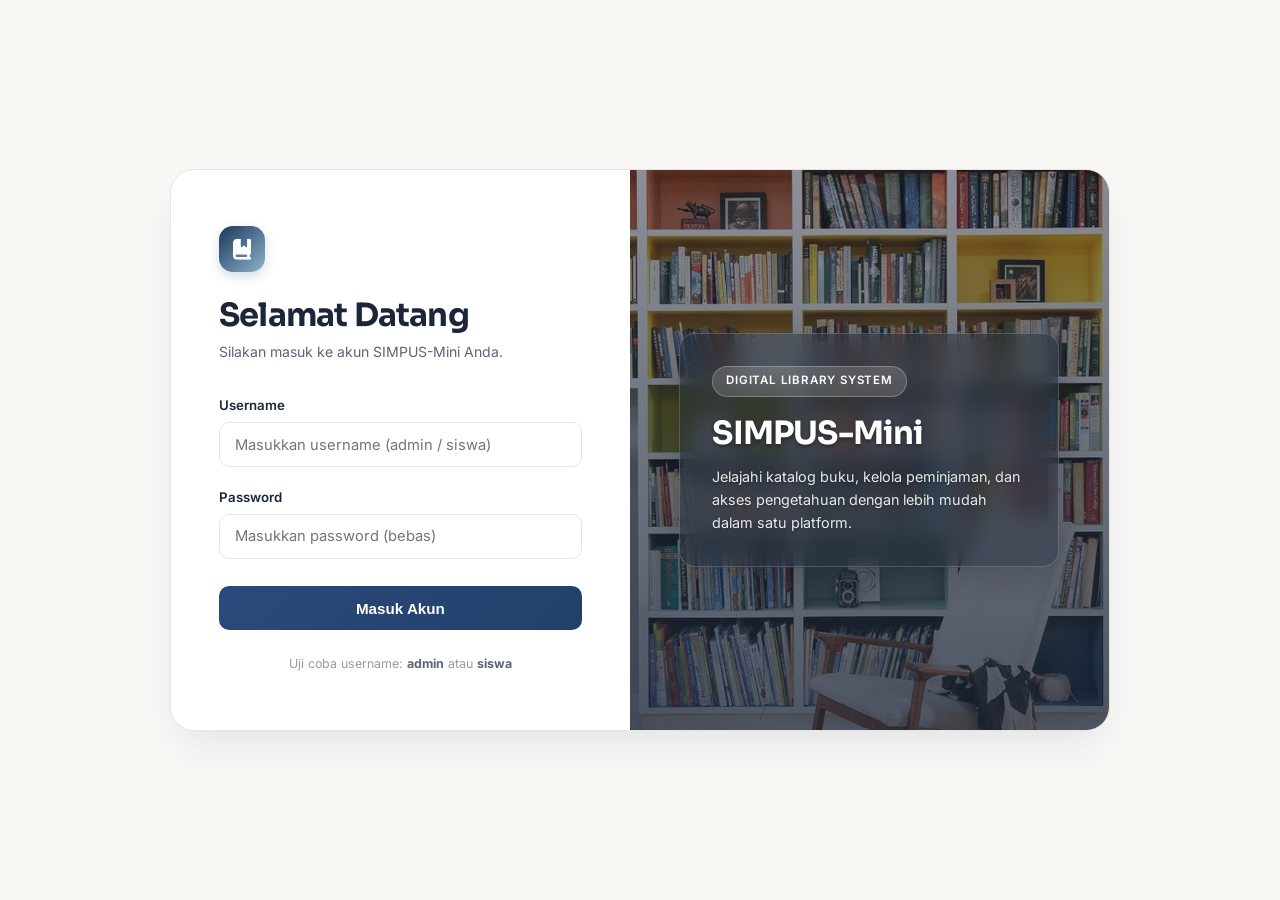
<file: simpus-mini-static/index.html>
<!DOCTYPE html>
<html lang="en">
<head>
    <meta charset="UTF-8">
    <meta name="viewport" content="width=device-width, initial-scale=1.0">
    <title>SIMPUS-Mini | Perpustakaan Digital</title>
    <link rel="stylesheet" href="assets/css/style.css">
    <link rel="preconnect" href="https://fonts.googleapis.com">
    <link rel="preconnect" href="https://fonts.gstatic.com" crossorigin>
    <link href="https://fonts.googleapis.com/css2?family=Inter:wght@400;500;600;700&family=Sora:wght@600;700&display=swap" rel="stylesheet">
    <link rel="stylesheet" href="https://cdnjs.cloudflare.com/ajax/libs/font-awesome/6.5.1/css/all.min.css">
</head>

<body>

    <div id="toast-container" aria-live="polite"></div>

    <div id="login-section">
        <div class="login-wrapper" id="login-wrapper">
            <div class="login-left">
                <div class="login-header">
                    <div class="login-icon-mark">
                        <i class="fa-solid fa-book-bookmark"></i>
                    </div>
                    <h1>Selamat Datang</h1>
                    <p class="sub">Silakan masuk ke akun SIMPUS-Mini Anda.</p>
                </div>
                <div class="form-group" id="group-username">
                    <label for="username">Username</label>
                    <input type="text" id="username" placeholder="Masukkan username (admin / siswa)">
                    <span class="field-error"><i class="fa-solid fa-circle-exclamation"></i><span id="error-username">Username wajib diisi.</span></span>
                </div>
                
                <div class="form-group" id="group-password">
                    <label for="password">Password</label>
                    <input type="password" id="password" placeholder="Masukkan password (bebas)">
                    <span class="field-error"><i class="fa-solid fa-circle-exclamation"></i><span id="error-password">Password wajib diisi.</span></span>
                </div>

                <button onclick="prosesLogin()">Masuk Akun</button>
                <p class="login-hint">Uji coba username: <b>admin</b> atau <b>siswa</b></p>
            </div>

            <div class="login-right">
                <div class="banner-content">
                    <span class="badge">Digital Library System</span>
                    <h1>SIMPUS-Mini</h1>
                    <p>Jelajahi katalog buku, kelola peminjaman, dan akses pengetahuan dengan lebih mudah dalam satu platform.</p>
                </div>
            </div>
        </div>
    </div>

    <div id="dashboard-section" class="hidden">

        <header class="app-nav">
            <div class="logo">
                <div class="login-icon-mark">
                    <i class="fa-solid fa-book-bookmark"></i>
                </div>
                <h2>SIMPUS-Mini</h2>
            </div>
            <button class="nav-toggle" id="nav-toggle" aria-label="Buka menu navigasi" aria-expanded="false">
                <span></span><span></span><span></span>
            </button>
            <nav id="main-nav">
                <ul id="nav-admin" class="hidden">
                    <li><a href="#">Dashboard</a></li>
                    <li><a href="buku/buku-list.html">Kelola Buku</a></li>
                    <li><a href="anggota/anggota-list.html">Data Anggota</a></li>
                    <li><a href="#">Laporan</a></li>
                </ul>
                <ul id="nav-anggota" class="hidden">
                    <li><a href="#">Beranda</a></li>
                    <li><a href="buku/buku-list.html">Katalog Buku</a></li>
                    <li><a href="#">Pinjaman Saya</a></li>
                    <li><a href="#">Profil</a></li>
                </ul>
            </nav>
            <div class="user-box">
                <span id="user-display"></span>
                <button class="logout-btn" onclick="prosesLogout()"><i class="fa-solid fa-arrow-right-from-bracket"></i> Keluar</button>
            </div>
        </header>

        <div class="hero-banner">
            <h1 id="hero-title">Selamat Datang di SIMPUS</h1>
            <p id="hero-desc">Temukan ribuan bacaan menarik dan sumber pengetahuan di sini.</p>
        </div>

        <div class="container">
            <h2 class="section-title">Ringkasan Aktivitas</h2>

            <div id="content-admin" class="cards-grid hidden">
                <div class="card c-navy">
                    <div class="card-info">
                        <p class="label">Total Koleksi Buku</p>
                        <h3>1.250</h3>
                    </div>
                    <div class="card-icon"><i class="fa-solid fa-book"></i></div>
                </div>
                <div class="card c-moss">
                    <div class="card-info">
                        <p class="label">Anggota Terdaftar</p>
                        <h3>320</h3>
                    </div>
                    <div class="card-icon"><i class="fa-solid fa-users"></i></div>
                </div>
                <div class="card c-mustard">
                    <div class="card-info">
                        <p class="label">Sedang Dipinjam</p>
                        <h3>45</h3>
                    </div>
                    <div class="card-icon"><i class="fa-solid fa-book-reader"></i></div>
                </div>
                <div class="card c-terracotta">
                    <div class="card-info">
                        <p class="label">Dikembalikan Hari Ini</p>
                        <h3>12</h3>
                    </div>
                    <div class="card-icon"><i class="fa-solid fa-rotate-left"></i></div>
                </div>
            </div>

            <div id="content-anggota" class="cards-grid hidden">
                <div class="card c-sky">
                    <div class="card-info">
                        <p class="label">Buku Sedang Dipinjam</p>
                        <h3>2 Buku</h3>
                    </div>
                    <div class="card-icon"><i class="fa-solid fa-book-open"></i></div>
                </div>
                <div class="card c-mustard">
                    <div class="card-info">
                        <p class="label">Batas Waktu Kembali</p>
                        <h3>3 Hari Lagi</h3>
                    </div>
                    <div class="card-icon"><i class="fa-regular fa-clock"></i></div>
                </div>
                <div class="card c-moss">
                    <div class="card-info">
                        <p class="label">Riwayat Baca Saya</p>
                        <h3>15 Buku</h3>
                    </div>
                    <div class="card-icon"><i class="fa-solid fa-clock-rotate-left"></i></div>
                </div>
            </div>
        </div>

        <footer class="app-footer">
            <div class="footer-inner">
                    <p>&copy; 2026 SIMPUS-Mini &bull; Created by <strong>Adelia Amanta Putri</strong></p>                <ul class="footer-links">
                    <li><a href="#">Bantuan</a></li>
                    <li><a href="#">Kebijakan Privasi</a></li>
                    <li><a href="#">Hubungi Kami</a></li>
                </ul>
            </div>
        </footer>

    </div>

    <div id="notfound-section" class="hidden">
        <div class="code">404</div>
        <h2>Halaman tidak ditemukan</h2>
        <p>Alamat yang kamu tuju tidak ada atau sudah dipindahkan. Yuk kembali ke halaman utama.</p>
        <button onclick="goHome()">Kembali ke Beranda</button>
    </div>

    <script src="assets/js/script.js"></script>
    
</body>
</html>
</file>
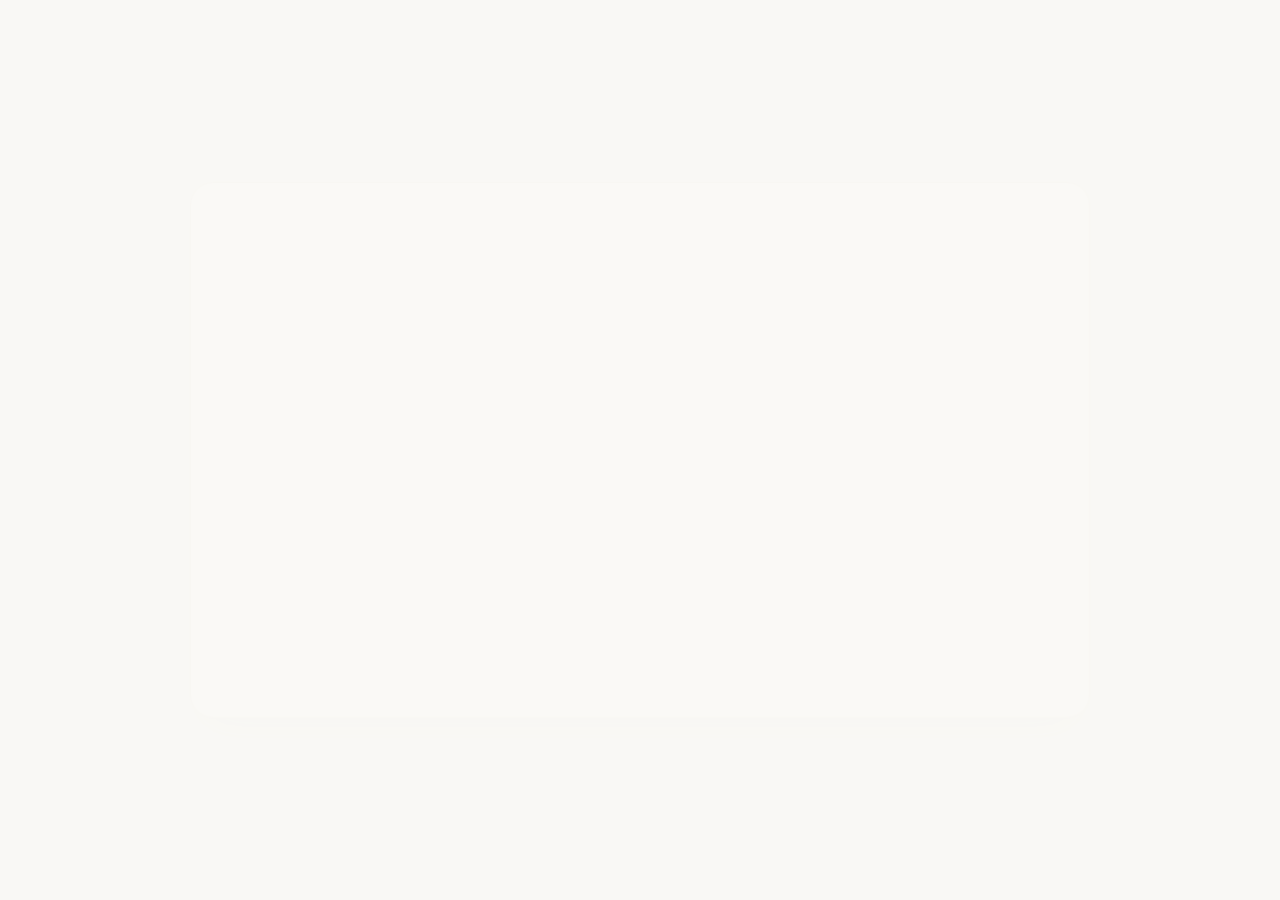
<file: simpus-mini-static/anggota/anggota-list.html>
<!DOCTYPE html>
<html lang="id">
<head>
    <meta charset="UTF-8">
    <meta name="viewport" content="width=device-width, initial-scale=1.0">
    <title>Daftar Anggota | SIMPUS-Mini</title>
    <link rel="preconnect" href="https://fonts.googleapis.com">
    <link rel="preconnect" href="https://fonts.gstatic.com" crossorigin>
    <link href="https://fonts.googleapis.com/css2?family=Inter:wght@400;500;600;700&family=Sora:wght@600;700&display=swap" rel="stylesheet">
    <link rel="stylesheet" href="https://cdnjs.cloudflare.com/ajax/libs/font-awesome/6.5.1/css/all.min.css">
    <link rel="stylesheet" href="../assets/css/style.css">
</head>
<body data-restrict="admin">

    <header class="app-nav">
        <div class="logo">
            <div class="login-icon-mark">
                <i class="fa-solid fa-book-bookmark"></i>
            </div>
            <h2>SIMPUS-Mini</h2>
        </div>
        <button class="nav-toggle" id="nav-toggle" aria-label="Buka menu navigasi" aria-expanded="false">
            <span></span><span></span><span></span>
        </button>
        <nav id="main-nav">
            <ul>
                <li><a href="../index.html">Dashboard</a></li>
                <li><a href="../buku/buku-list.html">Kelola Buku</a></li>
                <li class="admin-only"><a href="../anggota/anggota-list.html" class="active">Kelola Anggota</a></li>
                <li><a href="#">Peminjaman</a></li>
            </ul>
        </nav>
        <div class="user-box">
            <span id="user-display"></span>
            <button type="button" class="logout-btn" data-logout><i class="fa-solid fa-arrow-right-from-bracket"></i> Keluar</button>
        </div>
    </header>

    <main class="container">
        <div class="page-header">
            <div class="page-title">
                <h2>Daftar Anggota</h2>
                <p>Kelola data dan status keanggotaan perpustakaan.</p>
            </div>
            <a href="anggota-tambah.html" class="btn-add">
                <i class="fa-solid fa-user-plus"></i> Tambah Anggota Baru
            </a>
        </div>

        <div class="toolbar">
            <div class="search-box">
                <i class="fa-solid fa-magnifying-glass"></i>
                <input type="text" id="table-search" placeholder="Cari nama anggota, ID, atau email..." data-search-table="tabel-anggota">
            </div>
        </div>

        <div class="table-card">
            <table class="data-table" id="tabel-anggota">
                <thead>
                    <tr>
                        <th>ID Anggota</th>
                        <th>Nama Lengkap</th>
                        <th>Email</th>
                        <th>No. Telepon</th>
                        <th>Status</th>
                        <th class="text-center">Aksi</th>
                    </tr>
                </thead>
                <tbody>
                    <tr>
                        <td><b>AG-101</b></td>
                        <td>Reza Rahadian</td>
                        <td>reza.rahadian@gmail.com</td>
                        <td>0812-1122-3344</td>
                        <td><span class="badge-status badge-active">Aktif</span></td>
                        <td class="text-center">
                            <a href="#" class="btn-action edit" title="Edit"><i class="fa-solid fa-pen-to-square"></i></a>
                            <a href="#" class="btn-action delete" title="Hapus"><i class="fa-solid fa-trash-can"></i></a>
                        </td>
                    </tr>
                    <tr>
                        <td><b>AG-102</b></td>
                        <td>Maudy Ayunda</td>
                        <td>maudy.ayunda@gmail.com</td>
                        <td>0813-2233-4455</td>
                        <td><span class="badge-status badge-active">Aktif</span></td>
                        <td class="text-center">
                            <a href="#" class="btn-action edit" title="Edit"><i class="fa-solid fa-pen-to-square"></i></a>
                            <a href="#" class="btn-action delete" title="Hapus"><i class="fa-solid fa-trash-can"></i></a>
                        </td>
                    </tr>
                    <tr>
                        <td><b>AG-103</b></td>
                        <td>Iqbaal Ramadhan</td>
                        <td>iqbaal.ramadhan@gmail.com</td>
                        <td>0814-3344-5566</td>
                        <td><span class="badge-status badge-active">Aktif</span></td>
                        <td class="text-center">
                            <a href="#" class="btn-action edit" title="Edit"><i class="fa-solid fa-pen-to-square"></i></a>
                            <a href="#" class="btn-action delete" title="Hapus"><i class="fa-solid fa-trash-can"></i></a>
                        </td>
                    </tr>
                    <tr>
                        <td><b>AG-104</b></td>
                        <td>Chelsea Islan</td>
                        <td>chelsea.islan@gmail.com</td>
                        <td>0815-4455-6677</td>
                        <td><span class="badge-status badge-borrowed">Non-Aktif</span></td>
                        <td class="text-center">
                            <a href="#" class="btn-action edit" title="Edit"><i class="fa-solid fa-pen-to-square"></i></a>
                            <a href="#" class="btn-action delete" title="Hapus"><i class="fa-solid fa-trash-can"></i></a>
                        </td>
                    </tr>
                    <tr>
                        <td><b>AG-105</b></td>
                        <td>Nicholas Saputra</td>
                        <td>nicholas.saputra@gmail.com</td>
                        <td>0816-5566-7788</td>
                        <td><span class="badge-status badge-active">Aktif</span></td>
                        <td class="text-center">
                            <a href="#" class="btn-action edit" title="Edit"><i class="fa-solid fa-pen-to-square"></i></a>
                            <a href="#" class="btn-action delete" title="Hapus"><i class="fa-solid fa-trash-can"></i></a>
                        </td>
                    </tr>
                    <tr>
                        <td><b>AG-106</b></td>
                        <td>Pevita Pearce</td>
                        <td>pevita.pearce@gmail.com</td>
                        <td>0817-6677-8899</td>
                        <td><span class="badge-status badge-active">Aktif</span></td>
                        <td class="text-center">
                            <a href="#" class="btn-action edit" title="Edit"><i class="fa-solid fa-pen-to-square"></i></a>
                            <a href="#" class="btn-action delete" title="Hapus"><i class="fa-solid fa-trash-can"></i></a>
                        </td>
                    </tr>
                    <tr>
                        <td><b>AG-107</b></td>
                        <td>Angga Yunanda</td>
                        <td>angga.yunanda@gmail.com</td>
                        <td>0818-7788-9900</td>
                        <td><span class="badge-status badge-active">Aktif</span></td>
                        <td class="text-center">
                            <a href="#" class="btn-action edit" title="Edit"><i class="fa-solid fa-pen-to-square"></i></a>
                            <a href="#" class="btn-action delete" title="Hapus"><i class="fa-solid fa-trash-can"></i></a>
                        </td>
                    </tr>
                    <tr>
                        <td><b>AG-108</b></td>
                        <td>Prilly Latuconsina</td>
                        <td>prilly.latuconsina@gmail.com</td>
                        <td>0819-8899-0011</td>
                        <td><span class="badge-status badge-borrowed">Non-Aktif</span></td>
                        <td class="text-center">
                            <a href="#" class="btn-action edit" title="Edit"><i class="fa-solid fa-pen-to-square"></i></a>
                            <a href="#" class="btn-action delete" title="Hapus"><i class="fa-solid fa-trash-can"></i></a>
                        </td>
                    </tr>
                    <tr>
                        <td><b>AG-109</b></td>
                        <td>Jefri Nichol</td>
                        <td>jefri.nichol@gmail.com</td>
                        <td>0811-9900-1122</td>
                        <td><span class="badge-status badge-active">Aktif</span></td>
                        <td class="text-center">
                            <a href="#" class="btn-action edit" title="Edit"><i class="fa-solid fa-pen-to-square"></i></a>
                            <a href="#" class="btn-action delete" title="Hapus"><i class="fa-solid fa-trash-can"></i></a>
                        </td>
                    </tr>
                    <tr>
                        <td><b>AG-110</b></td>
                        <td>Anya Geraldine</td>
                        <td>anya.geraldine@gmail.com</td>
                        <td>0812-0011-2233</td>
                        <td><span class="badge-status badge-active">Aktif</span></td>
                        <td class="text-center">
                            <a href="#" class="btn-action edit" title="Edit"><i class="fa-solid fa-pen-to-square"></i></a>
                            <a href="#" class="btn-action delete" title="Hapus"><i class="fa-solid fa-trash-can"></i></a>
                        </td>
                    </tr>
                </tbody>
            </table>
            
            <p class="table-empty-state" style="display: none; padding: 1.5rem; text-align: center;">Tidak ada anggota yang cocok dengan pencarianmu.</p>

            <div class="pagination-footer">
                <div class="pagination-info" id="pagination-info">
                    Menampilkan 1-5 dari 10 data
                </div>
                <div class="pagination-controls" id="pagination-controls">
                </div>
            </div>
        </div>
    </main>

    <footer class="app-footer">
        <div class="footer-inner">
            <p>&copy; 2026 SIMPUS-Mini &bull; Created by <strong>Adelia Amanta Putri</strong></p>
            <ul class="footer-links">
                <li><a href="#">Bantuan</a></li>
                <li><a href="#">Kebijakan Privasi</a></li>
                <li><a href="#">Hubungi Kami</a></li>
            </ul>
        </div>
    </footer>

    <script src="../assets/js/script.js"></script>
</body>
</html>
</file>
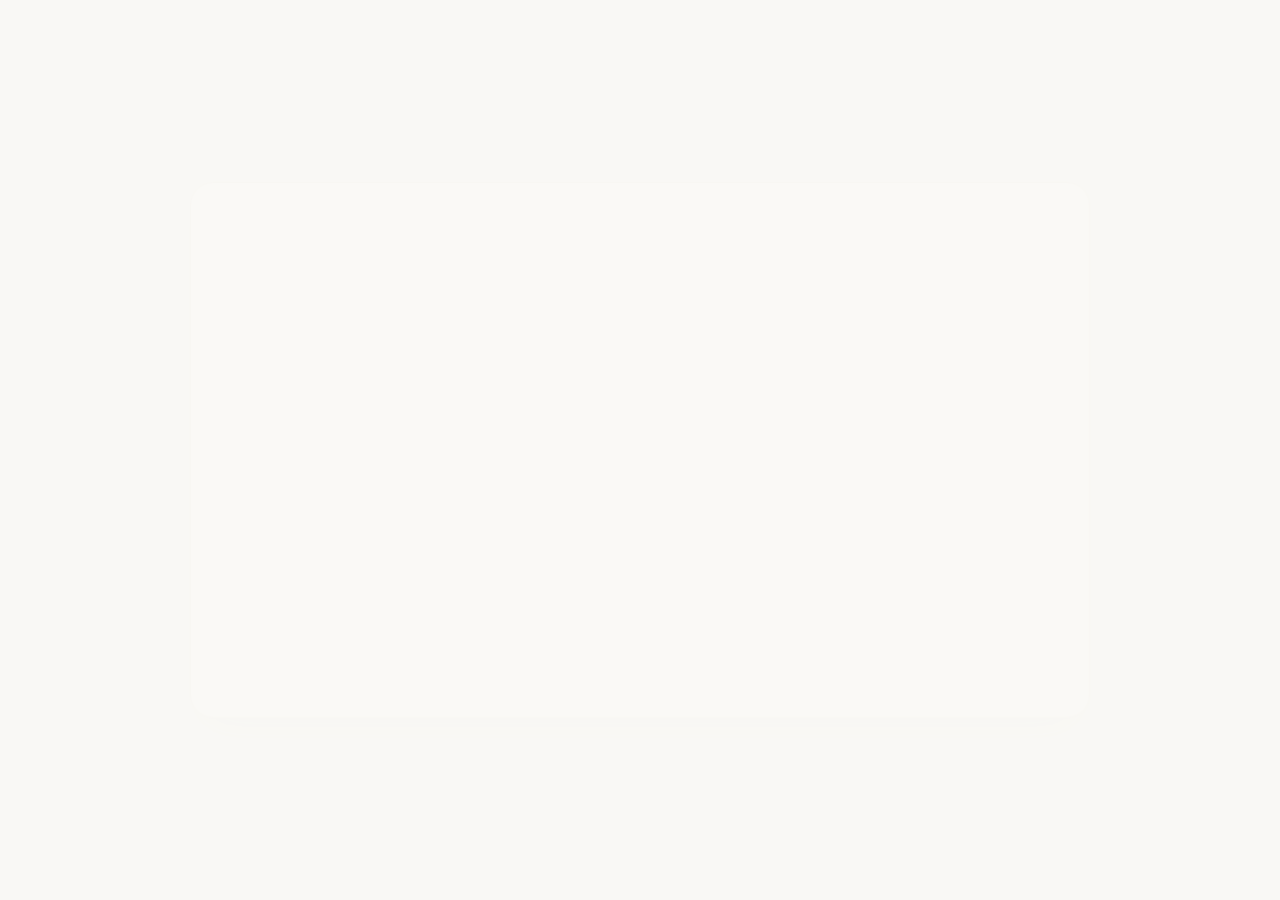
<file: simpus-mini-static/anggota/anggota-tambah.html>
<!DOCTYPE html>
<html lang="en">
<head>
    <meta charset="UTF-8">
    <meta name="viewport" content="width=device-width, initial-scale=1.0">
    <title>Tambah Anggota | SIMPUS-Mini</title>
    <link rel="preconnect" href="https://fonts.googleapis.com">
    <link rel="preconnect" href="https://fonts.gstatic.com" crossorigin>
    <link href="https://fonts.googleapis.com/css2?family=Inter:wght@400;500;600;700&family=Sora:wght@600;700&display=swap" rel="stylesheet">
    <link rel="stylesheet" href="https://cdnjs.cloudflare.com/ajax/libs/font-awesome/6.5.1/css/all.min.css">
    <link rel="stylesheet" href="../assets/css/style.css">
</head>
<body data-restrict="admin">

    <header class="app-nav">
        <div class="logo">
            <span class="mark"></span>
            <h2>SIMPUS-Mini</h2>
        </div>
        <button class="nav-toggle" id="nav-toggle" aria-label="Buka menu navigasi" aria-expanded="false">
            <span></span><span></span><span></span>
        </button>
        <nav id="main-nav">
            <ul>
                <li><a href="../index.html">Dashboard</a></li>
                <li><a href="../buku/buku-list.html">Kelola Buku</a></li>
                <li class="admin-only"><a href="anggota-list.html" class="active">Kelola Anggota</a></li>
                <li><a href="#">Peminjaman</a></li>
            </ul>
        </nav>
        <div class="user-box">
            <span id="user-display"></span>
            <button type="button" class="logout-btn" data-logout><i class="fa-solid fa-arrow-right-from-bracket"></i> Keluar</button>
        </div>
    </header>

    <main class="container">
        <a href="anggota-list.html" class="back-link">
            <i class="fa-solid fa-arrow-left"></i> Kembali ke Daftar Anggota
        </a>

        <div class="form-card">
            <h2 class="form-card-title">Tambah Anggota Baru</h2>
            <p class="form-card-desc">Pendaftaran anggota baru perpustakaan.</p>

            <form action="anggota-list.html" method="GET">
                <div class="form-grid">
                    <div class="form-group">
                        <label for="id_anggota">ID Anggota</label>
                        <input type="text" id="id_anggota" placeholder="Contoh: AG-103" required>
                    </div>

                    <div class="form-group">
                        <label for="telepon">Nomor Telepon / WA</label>
                        <input type="tel" id="telepon" placeholder="08xxxxxxxxxx" required>
                    </div>

                    <div class="form-group full-width">
                        <label for="nama">Nama Lengkap</label>
                        <input type="text" id="nama" placeholder="Masukkan nama lengkap anggota" required>
                    </div>

                    <div class="form-group full-width">
                        <label for="email">Alamat Email</label>
                        <input type="email" id="email" placeholder="contoh@domain.com" required>
                    </div>

                    <div class="form-group full-width">
                        <label for="alamat">Alamat Tinggal</label>
                        <textarea id="alamat" rows="2" placeholder="Alamat lengkap..."></textarea>
                    </div>
                </div>

                <div class="form-actions">
                    <a href="anggota-list.html" class="btn-cancel">Batal</a>
                    <button type="submit" class="btn-submit"><i class="fa-solid fa-user-check"></i> Simpan Anggota</button>
                </div>
            </form>
        </div>
    </main>

    <footer class="app-footer">
        <div class="footer-inner">
            <p>&copy; 2026 SIMPUS-Mini &bull; Created by <strong>Adelia Amanta Putri</strong></p>
            <ul class="footer-links">
                <li><a href="#">Bantuan</a></li>
                <li><a href="#">Kebijakan Privasi</a></li>
                <li><a href="#">Hubungi Kami</a></li>
            </ul>
        </div>
    </footer>

    <script src="../assets/js/script.js"></script>
</body>
</html>
</file>
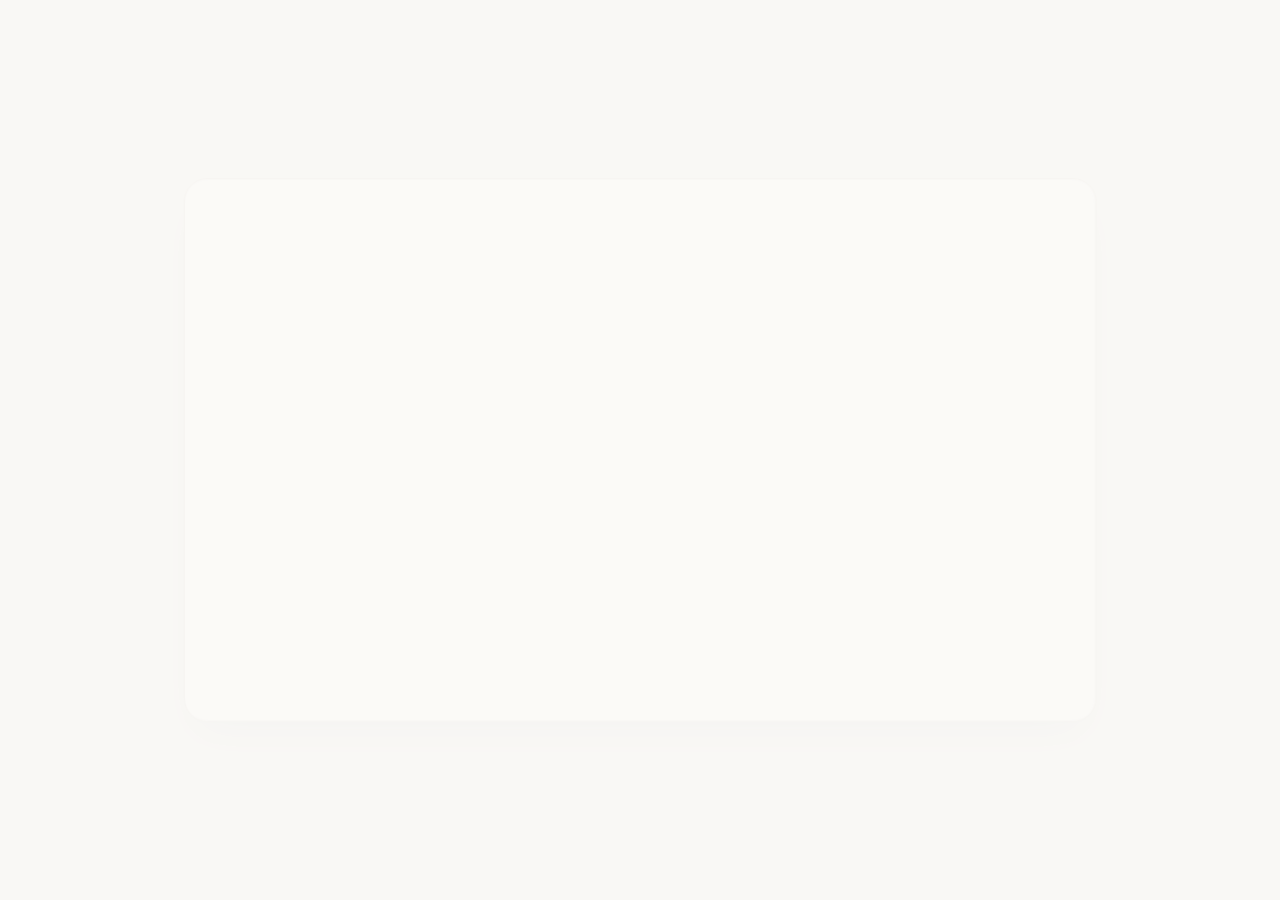
<file: simpus-mini-static/buku/buku-list.html>
<!DOCTYPE html>
<html lang="en">
<head>
    <meta charset="UTF-8">
    <meta name="viewport" content="width=device-width, initial-scale=1.0">
    <title>Daftar Buku | SIMPUS-Mini</title>
    <link rel="preconnect" href="https://fonts.googleapis.com">
    <link rel="preconnect" href="https://fonts.gstatic.com" crossorigin>
    <link href="https://fonts.googleapis.com/css2?family=Inter:wght@400;500;600;700&family=Sora:wght@600;700&display=swap" rel="stylesheet">
    <link rel="stylesheet" href="https://cdnjs.cloudflare.com/ajax/libs/font-awesome/6.5.1/css/all.min.css">
    <link rel="stylesheet" href="../assets/css/style.css">
</head>
<body>

    <header class="app-nav">
        <div class="logo">
            <div class="login-icon-mark">
                <i class="fa-solid fa-book-bookmark"></i>
            </div>
            <h2>SIMPUS-Mini</h2>
        </div>
        <button class="nav-toggle" id="nav-toggle" aria-label="Buka menu navigasi" aria-expanded="false">
            <span></span><span></span><span></span>
        </button>
        <nav id="main-nav">
            <ul>
                <li><a href="../index.html">Dashboard</a></li>
                <li><a href="../buku/buku-list.html" class="active">Kelola Buku</a></li>
                <li class="admin-only"><a href="../anggota/anggota-list.html">Kelola Anggota</a></li>
                <li><a href="#">Peminjaman</a></li>
            </ul>
        </nav>
        <div class="user-box">
            <span id="user-display"></span>
            <button type="button" class="logout-btn" data-logout><i class="fa-solid fa-arrow-right-from-bracket"></i> Keluar</button>
        </div>
    </header>

    <main class="container">
        <div class="page-header">
            <div class="page-title">
                <h2>Daftar Buku</h2>
                <p>Kelola koleksi dan informasi buku perpustakaan.</p>
            </div>
            <a href="buku-tambah.html" class="btn-add admin-only">
                <i class="fa-solid fa-plus"></i> Tambah Buku Baru
            </a>
        </div>

        <div class="toolbar">
            <div class="search-box">
                <i class="fa-solid fa-magnifying-glass"></i>
                <input type="text" id="table-search" placeholder="Cari judul buku, pengarang, atau kode..." data-search-table="tabel-buku">
            </div>
        </div>

        <div class="table-card">
            <table class="data-table" id="tabel-buku">
                <thead>
                    <tr>
                        <th>Kode Buku</th>
                        <th>Judul Buku</th>
                        <th>Pengarang</th>
                        <th>Kategori</th>
                        <th>Stok</th>
                        <th>Status</th>
                        <th class="text-center admin-only">Aksi</th>
                    </tr>
                </thead>
                <tbody>
                    <!-- Halaman 1 (5 Buku Pertama) -->
                    <tr>
                        <td><b>BK-001</b></td>
                        <td>Clean Code: A Handbook of Agile Software Craftsmanship</td>
                        <td>Robert C. Martin</td>
                        <td>Pemrograman</td>
                        <td>5 Eks</td>
                        <td><span class="badge-status badge-available">Tersedia</span></td>
                        <td class="text-center admin-only">
                            <a href="#" class="btn-action edit" title="Edit"><i class="fa-solid fa-pen-to-square"></i></a>
                            <a href="#" class="btn-action delete" title="Hapus"><i class="fa-solid fa-trash-can"></i></a>
                        </td>
                    </tr>
                    <tr>
                        <td><b>BK-002</b></td>
                        <td>Designing Data-Intensive Applications</td>
                        <td>Martin Kleppmann</td>
                        <td>Basis Data</td>
                        <td>0 Eks</td>
                        <td><span class="badge-status badge-borrowed">Dipinjam</span></td>
                        <td class="text-center admin-only">
                            <a href="#" class="btn-action edit" title="Edit"><i class="fa-solid fa-pen-to-square"></i></a>
                            <a href="#" class="btn-action delete" title="Hapus"><i class="fa-solid fa-trash-can"></i></a>
                        </td>
                    </tr>
                    <tr>
                        <td><b>BK-003</b></td>
                        <td>Laskar Pelangi</td>
                        <td>Andrea Hirata</td>
                        <td>Novel</td>
                        <td>3 Eks</td>
                        <td><span class="badge-status badge-available">Tersedia</span></td>
                        <td class="text-center admin-only">
                            <a href="#" class="btn-action edit" title="Edit"><i class="fa-solid fa-pen-to-square"></i></a>
                            <a href="#" class="btn-action delete" title="Hapus"><i class="fa-solid fa-trash-can"></i></a>
                        </td>
                    </tr>
                    <tr>
                        <td><b>BK-004</b></td>
                        <td>Filosofi Teras</td>
                        <td>Henry Manampiring</td>
                        <td>Pengembangan Diri</td>
                        <td>2 Eks</td>
                        <td><span class="badge-status badge-available">Tersedia</span></td>
                        <td class="text-center admin-only">
                            <a href="#" class="btn-action edit" title="Edit"><i class="fa-solid fa-pen-to-square"></i></a>
                            <a href="#" class="btn-action delete" title="Hapus"><i class="fa-solid fa-trash-can"></i></a>
                        </td>
                    </tr>
                    <tr>
                        <td><b>BK-005</b></td>
                        <td>Atomic Habits</td>
                        <td>James Clear</td>
                        <td>Pengembangan Diri</td>
                        <td>0 Eks</td>
                        <td><span class="badge-status badge-borrowed">Dipinjam</span></td>
                        <td class="text-center admin-only">
                            <a href="#" class="btn-action edit" title="Edit"><i class="fa-solid fa-pen-to-square"></i></a>
                            <a href="#" class="btn-action delete" title="Hapus"><i class="fa-solid fa-trash-can"></i></a>
                        </td>
                    </tr>

                    <!-- Halaman 2 (5 Buku Selanjutnya) -->
                    <tr>
                        <td><b>BK-006</b></td>
                        <td>Refactoring: Improving the Design of Existing Code</td>
                        <td>Martin Fowler</td>
                        <td>Pemrograman</td>
                        <td>4 Eks</td>
                        <td><span class="badge-status badge-available">Tersedia</span></td>
                        <td class="text-center admin-only">
                            <a href="#" class="btn-action edit" title="Edit"><i class="fa-solid fa-pen-to-square"></i></a>
                            <a href="#" class="btn-action delete" title="Hapus"><i class="fa-solid fa-trash-can"></i></a>
                        </td>
                    </tr>
                    <tr>
                        <td><b>BK-007</b></td>
                        <td>Bumi Manusia</td>
                        <td>Pramoedya Ananta Toer</td>
                        <td>Novel</td>
                        <td>1 Eks</td>
                        <td><span class="badge-status badge-available">Tersedia</span></td>
                        <td class="text-center admin-only">
                            <a href="#" class="btn-action edit" title="Edit"><i class="fa-solid fa-pen-to-square"></i></a>
                            <a href="#" class="btn-action delete" title="Hapus"><i class="fa-solid fa-trash-can"></i></a>
                        </td>
                    </tr>
                    <tr>
                        <td><b>BK-008</b></td>
                        <td>The Pragmatic Programmer</td>
                        <td>Andrew Hunt & David Thomas</td>
                        <td>Pemrograman</td>
                        <td>0 Eks</td>
                        <td><span class="badge-status badge-borrowed">Dipinjam</span></td>
                        <td class="text-center admin-only">
                            <a href="#" class="btn-action edit" title="Edit"><i class="fa-solid fa-pen-to-square"></i></a>
                            <a href="#" class="btn-action delete" title="Hapus"><i class="fa-solid fa-trash-can"></i></a>
                        </td>
                    </tr>
                    <tr>
                        <td><b>BK-009</b></td>
                        <td>Sapiens: Riwayat Singkat Umat Manusia</td>
                        <td>Yuval Noah Harari</td>
                        <td>Sejarah</td>
                        <td>6 Eks</td>
                        <td><span class="badge-status badge-available">Tersedia</span></td>
                        <td class="text-center admin-only">
                            <a href="#" class="btn-action edit" title="Edit"><i class="fa-solid fa-pen-to-square"></i></a>
                            <a href="#" class="btn-action delete" title="Hapus"><i class="fa-solid fa-trash-can"></i></a>
                        </td>
                    </tr>
                    <tr>
                        <td><b>BK-010</b></td>
                        <td>Laut Bercerita</td>
                        <td>Leila S. Chudori</td>
                        <td>Novel</td>
                        <td>2 Eks</td>
                        <td><span class="badge-status badge-available">Tersedia</span></td>
                        <td class="text-center admin-only">
                            <a href="#" class="btn-action edit" title="Edit"><i class="fa-solid fa-pen-to-square"></i></a>
                            <a href="#" class="btn-action delete" title="Hapus"><i class="fa-solid fa-trash-can"></i></a>
                        </td>
                    </tr>
                </tbody>
            </table>
            
            <p class="table-empty-state" style="display: none; padding: 1.5rem; text-align: center;">Tidak ada buku yang cocok dengan pencarianmu.</p>

            <div class="pagination-footer">
                <div class="pagination-info" id="pagination-info">
                    Menampilkan 1-5 dari 10 data
                </div>
                <div class="pagination-controls" id="pagination-controls">
                </div>
            </div>
        </div>
    </main>

    <footer class="app-footer">
        <div class="footer-inner">
            <p>&copy; 2026 SIMPUS-Mini &bull; Created by <strong>Adelia Amanta Putri</strong></p>
            <ul class="footer-links">
                <li><a href="#">Bantuan</a></li>
                <li><a href="#">Kebijakan Privasi</a></li>
                <li><a href="#">Hubungi Kami</a></li>
            </ul>
        </div>
    </footer>

    <script src="../assets/js/script.js"></script>
</body>
</html>
</file>
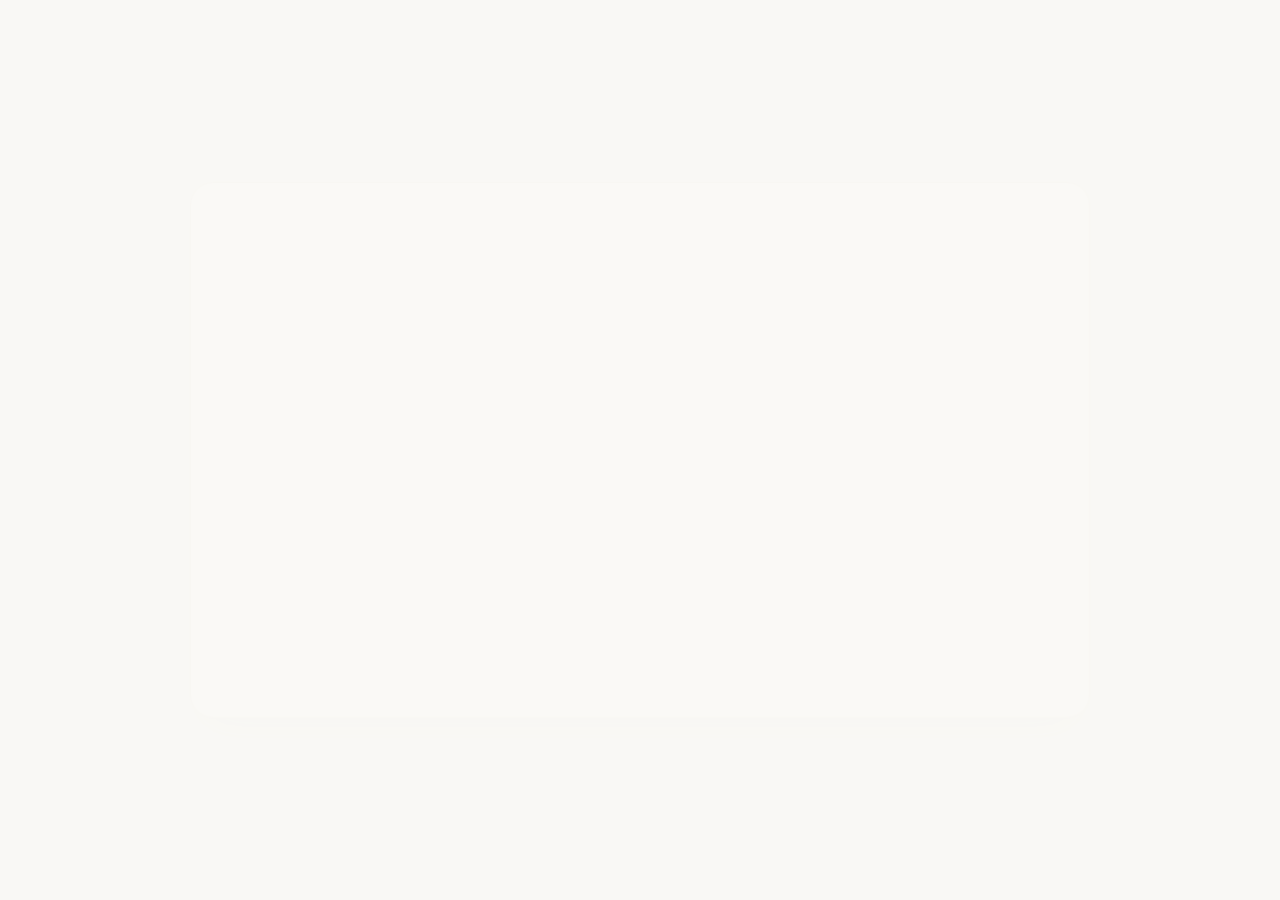
<file: simpus-mini-static/buku/buku-tambah.html>
<!DOCTYPE html>
<html lang="en">
<head>
    <meta charset="UTF-8">
    <meta name="viewport" content="width=device-width, initial-scale=1.0">
    <title>Tambah Buku | SIMPUS-Mini</title>
    <link rel="preconnect" href="https://fonts.googleapis.com">
    <link rel="preconnect" href="https://fonts.gstatic.com" crossorigin>
    <link href="https://fonts.googleapis.com/css2?family=Inter:wght@400;500;600;700&family=Sora:wght@600;700&display=swap" rel="stylesheet">
    <link rel="stylesheet" href="https://cdnjs.cloudflare.com/ajax/libs/font-awesome/6.5.1/css/all.min.css">
    <link rel="stylesheet" href="../assets/css/style.css">
</head>
<body data-restrict="admin">

    <header class="app-nav">
        <div class="logo">
            <div class="login-icon-mark">
                <i class="fa-solid fa-book-bookmark"></i>
            </div>
            <h2>SIMPUS-Mini</h2>
        </div>
        <button class="nav-toggle" id="nav-toggle" aria-label="Buka menu navigasi" aria-expanded="false">
            <span></span><span></span><span></span>
        </button>
        <nav id="main-nav">
            <ul>
                <li><a href="../index.html">Dashboard</a></li>
                <li><a href="buku-list.html" class="active">Kelola Buku</a></li>
                <li class="admin-only"><a href="../anggota/anggota-list.html">Kelola Anggota</a></li>
                <li><a href="#">Peminjaman</a></li>
            </ul>
        </nav>
        <div class="user-box">
            <span id="user-display"></span>
            <button type="button" class="logout-btn" data-logout><i class="fa-solid fa-arrow-right-from-bracket"></i> Keluar</button>
        </div>
    </header>

    <main class="container">
        <a href="buku-list.html" class="back-link">
            <i class="fa-solid fa-arrow-left"></i> Kembali ke Daftar Buku
        </a>

        <div class="form-card">
            <h2 class="form-card-title">Tambah Buku Baru</h2>
            <p class="form-card-desc">Isi detail informasi buku di bawah ini.</p>

            <form action="buku-list.html" method="GET">
                <div class="form-grid">
                    <div class="form-group">
                        <label for="kode_buku">Kode Buku</label>
                        <input type="text" id="kode_buku" placeholder="Contoh: BK-003" required>
                    </div>

                    <div class="form-group">
                        <label for="isbn">Nomor ISBN</label>
                        <input type="text" id="isbn" placeholder="978-xxx-xxxx-xx-x">
                    </div>

                    <div class="form-group full-width">
                        <label for="judul">Judul Buku</label>
                        <input type="text" id="judul" placeholder="Masukkan judul buku lengkap" required>
                    </div>

                    <div class="form-group">
                        <label for="pengarang">Pengarang / Penulis</label>
                        <input type="text" id="pengarang" placeholder="Nama penulis" required>
                    </div>

                    <div class="form-group">
                        <label for="kategori">Kategori</label>
                        <select id="kategori" required>
                            <option value="">-- Pilih Kategori --</option>
                            <option value="Teknologi">Teknologi & Komputer</option>
                            <option value="Pemrograman">Pemrograman</option>
                            <option value="Sains">Sains & Matematika</option>
                            <option value="Fiksi">Fiksi & Sastra</option>
                        </select>
                    </div>

                    <div class="form-group">
                        <label for="jumlah">Jumlah Stok Buku</label>
                        <input type="number" id="jumlah" min="1" placeholder="1" required>
                    </div>

                    <div class="form-group">
                        <label for="tahun">Tahun Terbit</label>
                        <input type="number" id="tahun" placeholder="2026">
                    </div>

                    <div class="form-group full-width">
                        <label for="deskripsi">Deskripsi Singkat / Ringkasan</label>
                        <textarea id="deskripsi" rows="3" placeholder="Catatan atau sinopsis buku..."></textarea>
                    </div>
                </div>

                <div class="form-actions">
                    <a href="buku-list.html" class="btn-cancel">Batal</a>
                    <button type="submit" class="btn-submit"><i class="fa-solid fa-floppy-disk"></i> Simpan Buku</button>
                </div>
            </form>
        </div>
    </main>

    <footer class="app-footer">
        <div class="footer-inner">
            <p>&copy; 2026 SIMPUS-Mini &bull; Created by <strong>Adelia Amanta Putri</strong></p>
            <ul class="footer-links">
                <li><a href="#">Bantuan</a></li>
                <li><a href="#">Kebijakan Privasi</a></li>
                <li><a href="#">Hubungi Kami</a></li>
            </ul>
        </div>
    </footer>

    <script src="../assets/js/script.js"></script>
</body>
</html>
</file>
<file: simpus-mini-static/assets/css/style.css>
:root {
    --bg: #f9f8f5;            
    --surface: #ffffff;
    --border: #e8e5de;
    --ink: #1c2638;           
    --ink-muted: #5c6675;
    --ink-faint: #949ca8;

    --terracotta: #e06d53;
    --terracotta-soft: #fcf0ed;

    --mustard: #f4c430;
    --mustard-soft: #fef9e6;

    --moss-green: #8a9a40;
    --moss-soft: #f3f5e9;

    --sky-blue: #8bb4cb;
    --sky-soft: #f0f6f9;

    --navy: #2a4b7c;
    --navy-dark: #1d365b;
    --navy-soft: #eaeff6;

    --shadow-sm: 0 1px 3px rgba(42, 75, 124, 0.05);
    --shadow-md: 0 10px 25px -5px rgba(42, 75, 124, 0.08);
    --shadow-lg: 0 20px 45px -10px rgba(42, 75, 124, 0.12);
}

* { box-sizing: border-box; margin: 0; padding: 0; }

html { scroll-behavior: smooth; }

body {
    font-family: "Inter", system-ui, -apple-system, sans-serif;
    background: var(--bg);
    color: var(--ink);
    line-height: 1.55;
    -webkit-font-smoothing: antialiased;
}

h1, h2, h3, h4, h5, h6 { 
    font-family: "Sora", system-ui, sans-serif; 
    font-weight: 700;
    letter-spacing: -0.025em;
}
.hidden { display: none !important; }

@keyframes fadeIn {
    from { opacity: 0; }
    to { opacity: 1; }
}

@keyframes fadeInUp {
    from { opacity: 0; transform: translateY(18px); }
    to { opacity: 1; transform: translateY(0); }
}

@keyframes fadeInDown {
    from { opacity: 0; transform: translateY(-14px); }
    to { opacity: 1; transform: translateY(0); }
}

@keyframes slideInLeft {
    from { opacity: 0; transform: translateX(-30px); }
    to { opacity: 1; transform: translateX(0); }
}

@keyframes slideInRight {
    from { opacity: 0; transform: translateX(30px); }
    to { opacity: 1; transform: translateX(0); }
}

@keyframes scaleIn {
    from { opacity: 0; transform: scale(0.92); }
    to { opacity: 1; transform: scale(1); }
}

@keyframes floatSlow {
    0%, 100% { transform: translateY(0); }
    50% { transform: translateY(-8px); }
}

@keyframes pulseGlow {
    0%, 100% { box-shadow: 0 0 0 0 rgba(42, 75, 124, 0.25); }
    50% { box-shadow: 0 0 0 8px rgba(42, 75, 124, 0); }
}

@keyframes shimmer {
    0% { background-position: -200% 0; }
    100% { background-position: 200% 0; }
}

@keyframes shake {
    10%, 90% { transform: translateX(-1px); }
    20%, 80% { transform: translateX(2px); }
    30%, 50%, 70% { transform: translateX(-4px); }
    40%, 60% { transform: translateX(4px); }
}

@keyframes spin {
    to { transform: rotate(360deg); }
}

@media (prefers-reduced-motion: reduce) {
    *, *::before, *::after {
        animation-duration: 0.001ms !important;
        animation-iteration-count: 1 !important;
        transition-duration: 0.001ms !important;
        scroll-behavior: auto !important;
    }
}

#login-section {
    min-height: 100vh;
    display: flex;
    justify-content: center;
    align-items: center;
    background: var(--bg);
    padding: 2rem 1rem;
    animation: fadeIn 0.5s ease both;
}

.login-wrapper {
    display: flex;
    width: 100%;
    max-width: 940px;
    min-height: 560px;
    background: var(--surface);
    border-radius: 24px;
    border: 1px solid var(--border);
    box-shadow: var(--shadow-lg);
    overflow: hidden;
    animation: scaleIn 0.55s cubic-bezier(0.22, 1, 0.36, 1) both;
}

.login-wrapper.shake { animation: shake 0.5s ease; }

.login-left {
    flex: 1;
    padding: 3.5rem 3rem;
    display: flex;
    flex-direction: column;
    justify-content: center;
    animation: slideInLeft 0.6s cubic-bezier(0.22, 1, 0.36, 1) both;
    animation-delay: 0.1s;
}

.login-header { text-align: left; margin-bottom: 2rem; }
.login-header .login-icon-mark {
    width: 46px;
    height: 46px;
    border-radius: 14px;
    background: linear-gradient(135deg, var(--navy-dark), var(--sky-blue));
    color: #ffffff;
    display: flex;
    align-items: center;
    justify-content: center;
    font-size: 1.3rem;
    margin-bottom: 1.2rem;
    box-shadow: 0 4px 12px rgba(42, 75, 124, 0.2);
    animation: floatSlow 3.5s ease-in-out infinite;
}
.login-header h2 { font-size: 1.65rem; color: var(--ink); margin-bottom: 0.3rem; }
.login-header .sub { font-size: 0.88rem; color: var(--ink-muted); }

.form-group {
    margin-bottom: 1.2rem;
    text-align: left;
    opacity: 0;
    animation: fadeInUp 0.5s ease both;
}
.form-group:nth-of-type(1) { animation-delay: 0.22s; }
.form-group:nth-of-type(2) { animation-delay: 0.3s; }

.form-group label {
    display: block;
    font-size: 0.83rem;
    font-weight: 600;
    color: var(--ink);
    margin-bottom: 0.4rem;
}
.login-left input {
    width: 100%;
    padding: 0.8rem 0.95rem;
    border: 1px solid var(--border);
    border-radius: 10px;
    font-family: inherit;
    font-size: 0.92rem;
    outline: none;
    transition: border-color .2s ease, box-shadow .2s ease, transform .15s ease;
}
.login-left input:focus { border-color: var(--navy); box-shadow: 0 0 0 3px var(--navy-soft); transform: translateY(-1px);
}
.login-left button {
    width: 100%;
    padding: 0.85rem;
    color: #fff;
    border: none;
    border-radius: 10px;
    cursor: pointer;
    font-weight: 600;
    font-size: 0.95rem;
    margin-top: 0.5rem;
    opacity: 0;
    animation: fadeInUp 0.5s ease both;
    animation-delay: 0.38s;
    position: relative;
    overflow: hidden;
    z-index: 1;

    background: linear-gradient(135deg, var(--navy) 0%, var(--navy-dark) 100%);
    background-size: 200% 200%;
    background-position: 0% 50%;
    transition: all 0.4s ease, transform 0.15s ease, box-shadow 0.25s ease;
}
.login-left button:hover {
    background: linear-gradient(135deg, var(--navy-dark) 0%, var(--sky-blue) 100%);
    background-size: 200% 200%;
    background-position: 100% 50%;
    transform: translateY(-2px);
    box-shadow: 0 8px 20px rgba(42, 75, 124, 0.25);
}
.login-left button:active { transform: translateY(0) scale(0.98); }
.login-hint {
    font-size: 0.78rem;
    color: var(--ink-faint);
    margin-top: 1.5rem;
    text-align: center;
    opacity: 0;
    animation: fadeIn 0.6s ease both;
    animation-delay: 0.5s;
}
.login-hint b { color: var(--ink-muted); }
.login-right {
    flex: 1.1;
    position: relative;
    background: 
        linear-gradient(to bottom, rgba(28, 38, 56, 0.45), rgba(28, 38, 56, 0.75)), 
        url('../images/login-banner.jpg') center/cover no-repeat;
    display: flex;
    align-items: center;
    justify-content: center;
    padding: 2.5rem;
    color: #ffffff;
    overflow: hidden;
    animation: slideInRight 0.6s cubic-bezier(0.22, 1, 0.36, 1) both;
    animation-delay: 0.1s;
}

.banner-content {
    position: relative;
    z-index: 2;
    max-width: 380px;
    text-align: left;
    background: rgba(28, 38, 56, 0.4);
    backdrop-filter: blur(12px);
    -webkit-backdrop-filter: blur(12px);
    border: 1px solid rgba(255, 255, 255, 0.18);
    padding: 2rem;
    border-radius: 16px;
    box-shadow: 0 8px 32px 0 rgba(0, 0, 0, 0.2);
    animation: fadeInUp 0.7s ease both;
    animation-delay: 0.35s;
}
.banner-content .badge {
    display: inline-block;
    padding: 0.35rem 0.8rem;
    background: rgba(255, 255, 255, 0.15);
    border: 1px solid rgba(255, 255, 255, 0.25);
    border-radius: 20px;
    font-size: 0.72rem;
    font-weight: 600;
    letter-spacing: 0.8px;
    margin-bottom: 1rem;
    text-transform: uppercase;
    color: #ffffff;
}
.banner-content h1 {
    font-size: 2rem;
    line-height: 1.25;
    margin-bottom: 0.8rem;
    color: #ffffff;
    text-shadow: 0 2px 4px rgba(0,0,0,0.4);
}
.banner-content p {
    font-size: 0.9rem;
    color: rgba(255, 255, 255, 0.9);
    line-height: 1.6;
    text-shadow: 0 1px 2px rgba(0,0,0,0.3);
}

@media (max-width: 768px) {
    .login-wrapper { flex-direction: column; max-width: 400px; }
    .login-right { display: none; }
}

header.app-nav {
    background: var(--surface);
    border-bottom: 1px solid var(--border);
    padding: 0.9rem 1.75rem;
    display: flex;
    justify-content: space-between;
    align-items: center;
    flex-wrap: wrap;
    gap: 0.75rem;
    animation: fadeInDown 0.5s ease both;
    position: relative;
}
.logo { display: flex; align-items: center; gap: 0.65rem; }
.logo .login-icon-mark {
    width: 34px;
    height: 34px;
    border-radius: 10px;
    background: linear-gradient(135deg, var(--navy-dark), var(--sky-blue));
    color: #ffffff;
    display: flex;
    align-items: center;
    justify-content: center;
    font-size: 0.95rem;
    margin-bottom: 0;
    box-shadow: 0 4px 12px rgba(42, 75, 124, 0.2);
    animation: none;
    transition: transform .3s ease;
}
.logo:hover .login-icon-mark { transform: rotate(-8deg) scale(1.08);}
.logo h2 { font-size: 1.15rem; color: var(--ink); }

nav ul { list-style: none; display: flex; gap: 1.6rem; flex-wrap: wrap; }
nav a {
    color: var(--ink-muted);
    text-decoration: none;
    font-weight: 500;
    font-size: 0.9rem;
    position: relative;
    transition: color .2s ease;
}
nav a::after {
    content: "";
    position: absolute;
    left: 0; bottom: -4px;
    width: 0; height: 2px;
    background: var(--terracotta);
    transition: width .25s ease;
}
nav a:hover { color: var(--navy); }
nav a:hover::after { width: 100%; }
nav a:focus-visible {
    outline: 2px solid var(--navy);
    outline-offset: 3px;
    border-radius: 3px;
}
nav a.active {
    color: var(--navy);
    font-weight: 600;
}
nav a.active::after { width: 100%; }


body.role-anggota .admin-only { display: none !important; }

.user-box { display: flex; align-items: center; gap: 0.9rem; }
#user-display { font-size: 0.88rem; font-weight: 600; color: var(--ink); }
#user-display i { margin-right: 0.35rem; color: var(--ink-faint); }
.logout-btn {
    display: inline-flex;
    align-items: center;
    gap: 0.45rem;
    background-color: #ef4444;
    border: 1px solid var(--border);
    color: #ffffff;
    padding: 0.5rem 1rem;
    border-radius: 8px;
    cursor: pointer;
    font-family: inherit;
    font-size: 0.85rem;
    font-weight: 500;
    text-decoration: none;
    box-shadow: 0 2px 8px rgba(239, 68, 68, 0.3);
    transition: all .2s ease;
}
.logout-btn:hover {
    background-color: #dc2626; box-shadow: 0 4px 14px rgba(220, 38, 38, 0.45); transform: translateY(-2px);
}.logout-btn:active { transform: translateY(0) scale(0.97); }

.nav-toggle {
    display: none;
    width: 38px;
    height: 38px;
    border: 1px solid var(--border);
    background: var(--surface);
    border-radius: 8px;
    cursor: pointer;
    align-items: center;
    justify-content: center;
    flex-direction: column;
    gap: 4px;
    order: 3;
}
.nav-toggle span {
    display: block;
    width: 18px;
    height: 2px;
    background: var(--ink);
    border-radius: 2px;
    transition: transform .25s ease, opacity .2s ease;
}
.nav-toggle.open span:nth-child(1) { transform: translateY(6px) rotate(45deg); }
.nav-toggle.open span:nth-child(2) { opacity: 0; }
.nav-toggle.open span:nth-child(3) { transform: translateY(-6px) rotate(-45deg); }

.hero-banner {
    background: linear-gradient(120deg, var(--navy) 0%, var(--navy-dark) 60%, #172a47 100%);
    color: #fff;
    padding: 3.2rem 1.5rem;
    text-align: center;
    position: relative;
    overflow: hidden;
    animation: fadeIn 0.6s ease both;
    animation-delay: 0.05s;
}
.hero-banner::before {
    content: "";
    position: absolute;
    width: 300px; height: 300px;
    border-radius: 50%;
    background: rgba(224, 109, 83, 0.22);
    filter: blur(70px);
    top: -100px; right: -60px;
    animation: floatSlow 6s ease-in-out infinite;
}
.hero-banner h1 { position: relative; font-size: 1.9rem; margin-bottom: 0.5rem; animation: fadeInUp 0.6s ease both; animation-delay: 0.15s; }
.hero-banner p { position: relative; color: rgba(255,255,255,0.85); font-size: 0.98rem; animation: fadeInUp 0.6s ease both; animation-delay: 0.25s; }

.container { padding: 2.2rem 1.75rem 3rem; max-width: 1120px; margin: 0 auto; }
.container h2.section-title {
    font-size: 1.3rem;
    margin-bottom: 1.1rem;
    color: var(--ink);
    animation: fadeInUp 0.5s ease both;
    animation-delay: 0.2s;
}

.cards-grid { display: grid; grid-template-columns: repeat(auto-fit, minmax(220px, 1fr)); gap: 1.1rem; }

.card {
    background: var(--surface);
    border: 1px solid var(--border);
    border-radius: 14px;
    padding: 1.4rem 1.3rem;
    box-shadow: var(--shadow-sm);
    border-top: 3.5px solid var(--accent, var(--navy));
    display: flex;
    align-items: center;
    justify-content: space-between;
    gap: 1rem;
    opacity: 0;
    animation: fadeInUp 0.5s cubic-bezier(0.22, 1, 0.36, 1) both;
    transition: transform .25s ease, box-shadow .25s ease;
}
.card:hover {
    transform: translateY(-6px);
    box-shadow: var(--shadow-md);
}

.cards-grid .card:nth-child(1) { animation-delay: 0.28s; }
.cards-grid .card:nth-child(2) { animation-delay: 0.38s; }
.cards-grid .card:nth-child(3) { animation-delay: 0.48s; }
.cards-grid .card:nth-child(4) { animation-delay: 0.58s; }

.card.c-navy { --accent: var(--navy); --accent-soft: var(--navy-soft); }
.card.c-moss { --accent: var(--moss-green); --accent-soft: var(--moss-soft); }
.card.c-mustard { --accent: var(--mustard); --accent-soft: var(--mustard-soft); }
.card.c-terracotta { --accent: var(--terracotta); --accent-soft: var(--terracotta-soft); }
.card.c-sky { --accent: var(--sky-blue); --accent-soft: var(--sky-soft); }

.card-info { flex-grow: 1; }
.card p.label { font-size: 0.85rem; color: var(--ink-muted); margin-bottom: 0.4rem; }
.card h3 {
    font-size: 1.8rem;
    color: var(--ink);
}

.card-icon {
    width: 48px;
    height: 48px;
    border-radius: 12px;
    background: var(--accent-soft);
    color: var(--accent);
    display: flex;
    align-items: center;
    justify-content: center;
    font-size: 1.25rem;
    flex-shrink: 0;
    transition: transform .3s cubic-bezier(0.34, 1.56, 0.64, 1);
}
.card:hover .card-icon { transform: scale(1.12) rotate(-6deg); }

#dashboard-section:not(.hidden) { animation: fadeIn 0.4s ease both; }

@media (max-width: 720px) {
    .nav-toggle { display: flex; }

    header.app-nav nav {
        order: 4;
        width: 100%;
        max-height: 0;
        overflow: hidden;
        transition: max-height .3s ease;
    }
    header.app-nav nav.nav-open { max-height: 320px; }

    nav ul {
        flex-direction: column;
        gap: 0;
        padding-top: 0.5rem;
        border-top: 1px solid var(--border);
        margin-top: 0.6rem;
    }
    nav ul li { width: 100%; }
    nav a {
        display: block;
        padding: 0.75rem 0.25rem;
    }
    nav a::after { display: none; }
    nav a:hover { background: var(--navy-soft); border-radius: 8px; padding-left: 0.6rem; }
}

@media (max-width: 480px) {
    .hero-banner h1 { font-size: 1.5rem; }
}

#toast-container {
    position: fixed;
    top: 1.25rem;
    right: 1.25rem;
    z-index: 999;
    display: flex;
    flex-direction: column;
    gap: 0.6rem;
    max-width: 340px;
}

.toast {
    display: flex;
    align-items: flex-start;
    gap: 0.65rem;
    background: var(--surface);
    border: 1px solid var(--border);
    border-left: 4px solid var(--accent, var(--navy));
    border-radius: 10px;
    padding: 0.85rem 1rem;
    box-shadow: var(--shadow-md);
    font-size: 0.87rem;
    color: var(--ink);
    animation: toastIn .3s cubic-bezier(0.22, 1, 0.36, 1) both;
}
.toast.hide { animation: toastOut .25s ease forwards; }
.toast .toast-icon { font-size: 1rem; flex-shrink: 0; margin-top: 1px; }
.toast.toast-error { --accent: var(--terracotta); }
.toast.toast-error .toast-icon { color: var(--terracotta); }
.toast.toast-success { --accent: var(--moss-green); }
.toast.toast-success .toast-icon { color: var(--moss-green); }
.toast .toast-msg { flex-grow: 1; line-height: 1.4; }
.toast .toast-close {
    background: none;
    border: none;
    color: var(--ink-faint);
    cursor: pointer;
    font-size: 0.95rem;
    line-height: 1;
    padding: 0;
}
.toast .toast-close:hover { color: var(--ink-muted); }

@keyframes toastIn {
    from { opacity: 0; transform: translateX(24px); }
    to { opacity: 1; transform: translateX(0); }
}
@keyframes toastOut {
    from { opacity: 1; transform: translateX(0); }
    to { opacity: 0; transform: translateX(24px); }
}

@media (max-width: 480px) {
    #toast-container { left: 1rem; right: 1rem; max-width: none; }
}

.form-group.has-error input {
    border-color: var(--terracotta);
    background: var(--terracotta-soft);
}
.form-group.has-error input:focus {
    box-shadow: 0 0 0 3px rgba(224, 109, 83, 0.18);
}
.field-error {
    display: none;
    align-items: center;
    gap: 0.35rem;
    color: var(--terracotta);
    font-size: 0.78rem;
    margin-top: 0.4rem;
    animation: fadeInUp 0.2s ease both;
}
.form-group.has-error .field-error { display: flex; }

#notfound-section {
    min-height: 100vh;
    display: flex;
    flex-direction: column;
    align-items: center;
    justify-content: center;
    text-align: center;
    padding: 2rem 1.5rem;
    background: var(--bg);
    animation: fadeIn 0.4s ease both;
}
#notfound-section .code {
    font-family: "Sora", sans-serif;
    font-size: 5rem;
    font-weight: 700;
    color: var(--navy);
    line-height: 1;
    margin-bottom: 0.75rem;
}
#notfound-section h2 { font-size: 1.3rem; color: var(--ink); margin-bottom: 0.6rem; }
#notfound-section p { color: var(--ink-muted); font-size: 0.92rem; max-width: 380px; margin-bottom: 1.6rem; }
#notfound-section button {
    background: var(--navy);
    color: #fff;
    border: none;
    padding: 0.75rem 1.6rem;
    border-radius: 10px;
    font-size: 0.9rem;
    font-weight: 600;
    cursor: pointer;
    transition: background .2s ease, transform .15s ease;
}
#notfound-section button:hover { background: var(--navy-dark); transform: translateY(-1px); }

.app-footer {
    border-top: 1px solid var(--border);
    background: var(--surface);
    padding: 1.6rem 1.75rem;
    margin-top: 1rem;
}
.app-footer .footer-inner {
    max-width: 1120px;
    margin: 0 auto;
    display: flex;
    justify-content: space-between;
    align-items: center;
    flex-wrap: wrap;
    gap: 0.75rem;
}
.app-footer p { font-size: 0.82rem; color: var(--ink-faint); }
.app-footer .footer-links { display: flex; gap: 1.2rem; list-style: none; }
.app-footer .footer-links a {
    font-size: 0.82rem;
    color: var(--ink-muted);
    text-decoration: none;
    transition: color .2s ease;
}
.app-footer .footer-links a:hover { color: var(--navy); }

@media (max-width: 480px) {
    .app-footer .footer-inner { flex-direction: column; text-align: center; }
}


.page-header {
    display: flex;
    justify-content: space-between;
    align-items: center;
    margin-bottom: 1.8rem;
    flex-wrap: wrap;
    gap: 1rem;
}
.page-title h2 { font-size: 1.5rem; color: var(--ink); }
.page-title p { font-size: 0.88rem; color: var(--ink-muted); margin-top: 0.2rem; }

.btn-add {
    display: inline-flex;
    align-items: center;
    gap: 0.5rem;
    background: linear-gradient(135deg, var(--navy) 0%, var(--navy-dark) 100%);
    color: #fff;
    padding: 0.75rem 1.25rem;
    border-radius: 10px;
    text-decoration: none;
    font-weight: 600;
    font-size: 0.88rem;
    transition: all 0.3s ease;
    box-shadow: var(--shadow-sm);
}
.btn-add:hover {
    background: linear-gradient(135deg, var(--sky-blue) 0%, var(--navy-dark) 100%);
    transform: translateY(-2px);
    box-shadow: var(--shadow-md);
}

.pagination-footer {
    display: flex;
    justify-content: space-between;
    align-items: center;
    padding: 1rem;
    border-top: 1px solid #e5e7eb;
    background-color: #ffffff;
    font-size: 0.875rem;
}

.pagination-info {
    color: #6b7280;
}

.pagination-controls {
    display: flex;
    gap: 0.25rem;
    align-items: center;
}

.pagination-btn {
    padding: 0.5rem 0.75rem;
    border: 1px solid #d1d5db;
    background-color: #ffffff;
    color: #374151;
    border-radius: 0.375rem;
    cursor: pointer;
    font-weight: 500;
    transition: all 0.2s ease;
}

.pagination-btn:hover:not(:disabled) {
    background-color: #f3f4f6;
    border-color: #9ca3af;
}

.pagination-btn.active {
    background-color: #3b558d;
    color: white;
    border-color: #405072;
}

.pagination-btn:disabled {
    opacity: 0.5;
    cursor: not-allowed;
}

.toolbar { display: flex; gap: 1rem; margin-bottom: 1.5rem; flex-wrap: wrap; }
.search-box { flex: 1; min-width: 240px; position: relative; }
.search-box i {
    position: absolute;
    left: 1rem;
    top: 50%;
    transform: translateY(-50%);
    color: var(--ink-faint);
}
.search-box input {
    width: 100%;
    padding: 0.75rem 1rem 0.75rem 2.6rem;
    border: 1px solid var(--border);
    border-radius: 10px;
    background: var(--surface);
    font-family: inherit;
    font-size: 0.9rem;
    outline: none;
    transition: border-color 0.2s ease, box-shadow 0.2s ease;
}
.search-box input:focus {
    border-color: var(--navy);
    box-shadow: 0 0 0 3px var(--navy-soft);
}

.table-card {
    background: var(--surface);
    border: 1px solid var(--border);
    border-radius: 16px;
    box-shadow: var(--shadow-sm);
    overflow: hidden;
    animation: fadeInUp 0.5s ease both;
}
.data-table { width: 100%; border-collapse: collapse; text-align: left; font-size: 0.9rem; }
.data-table th {
    background: var(--navy-soft);
    color: var(--navy-dark);
    font-family: "Sora", sans-serif;
    font-weight: 600;
    padding: 1rem 1.25rem;
    border-bottom: 1px solid var(--border);
}
.data-table th.text-center, .data-table td.text-center { text-align: center; }
.data-table td {
    padding: 1rem 1.25rem;
    border-bottom: 1px solid var(--border);
    color: var(--ink);
    vertical-align: middle;
}
.data-table tbody tr:last-child td { border-bottom: none; }
.data-table tbody tr:hover { background: #faf9f6; }
.data-table tbody tr.row-hidden { display: none; }

.table-empty-state {
    display: none;
    padding: 2.5rem 1.25rem;
    text-align: center;
    color: var(--ink-muted);
    font-size: 0.9rem;
}
.table-empty-state.show { display: block; }

.badge-status {
    display: inline-block;
    padding: 0.25rem 0.65rem;
    border-radius: 20px;
    font-size: 0.78rem;
    font-weight: 600;
}
.badge-available { background: var(--moss-soft); color: var(--moss-green); }
.badge-borrowed { background: var(--terracotta-soft); color: var(--terracotta); }
.badge-active { background: var(--moss-soft); color: var(--moss-green); }

.btn-action {
    display: inline-flex;
    align-items: center;
    justify-content: center;
    width: 34px;
    height: 34px;
    border-radius: 8px;
    border: 1px solid var(--border);
    background: var(--surface);
    color: var(--ink-muted);
    text-decoration: none;
    transition: all 0.2s ease;
}
.btn-action.edit:hover { background: var(--sky-soft); color: var(--navy); border-color: var(--sky-blue); }
.btn-action.delete:hover { background: var(--terracotta-soft); color: var(--terracotta); border-color: var(--terracotta); }

.back-link {
    display: inline-flex;
    align-items: center;
    gap: 0.4rem;
    color: var(--navy);
    text-decoration: none;
    font-weight: 500;
    font-size: 0.88rem;
    margin-bottom: 0.8rem;
    transition: transform 0.2s ease;
}
.back-link:hover { transform: translateX(-3px); }

.form-card {
    background: var(--surface);
    border: 1px solid var(--border);
    border-radius: 20px;
    padding: 2.2rem;
    max-width: 720px;
    margin: 0 auto;
    box-shadow: var(--shadow-md);
    animation: scaleIn 0.4s ease both;
}
.form-card .form-card-title { font-size: 1.35rem; margin-bottom: 0.3rem; }
.form-card .form-card-desc { font-size: 0.88rem; color: var(--ink-muted); margin-bottom: 1.5rem; }

.form-grid { display: grid; grid-template-columns: 1fr 1fr; gap: 1.2rem; }
.form-group.full-width { grid-column: span 2; }

.form-card .form-group label {
    display: block;
    font-size: 0.83rem;
    font-weight: 600;
    color: var(--ink);
    margin-bottom: 0.45rem;
}
.form-card .form-group input,
.form-card .form-group select,
.form-card .form-group textarea {
    width: 100%;
    padding: 0.78rem 0.95rem;
    border: 1px solid var(--border);
    border-radius: 10px;
    font-family: inherit;
    font-size: 0.9rem;
    background: var(--surface);
    color: var(--ink);
    outline: none;
    transition: all 0.2s ease;
}
.form-card .form-group input:focus,
.form-card .form-group select:focus,
.form-card .form-group textarea:focus {
    border-color: var(--navy);
    box-shadow: 0 0 0 3px var(--navy-soft);
}

.form-actions {
    display: flex;
    justify-content: flex-end;
    gap: 0.8rem;
    margin-top: 1.8rem;
    padding-top: 1.2rem;
    border-top: 1px solid var(--border);
}
.btn-cancel {
    padding: 0.75rem 1.4rem;
    background: transparent;
    border: 1px solid var(--border);
    color: var(--ink-muted);
    border-radius: 10px;
    text-decoration: none;
    font-size: 0.88rem;
    font-weight: 500;
    transition: all 0.2s ease;
}
.btn-cancel:hover { background: var(--border); color: var(--ink); }

.btn-submit {
    display: inline-flex;
    align-items: center;
    gap: 0.5rem;
    padding: 0.75rem 1.6rem;
    background: linear-gradient(135deg, var(--navy) 0%, var(--navy-dark) 100%);
    color: #fff;
    border: none;
    border-radius: 10px;
    font-weight: 600;
    font-size: 0.88rem;
    cursor: pointer;
    transition: all 0.3s ease;
}
.btn-submit:hover {
    background: linear-gradient(135deg, var(--navy) 0%, var(--terracotta) 100%);
    transform: translateY(-2px);
    box-shadow: var(--shadow-sm);
}

@media (max-width: 600px) {
    .form-grid { grid-template-columns: 1fr; }
    .form-group.full-width { grid-column: span 1; }
}
</file>
